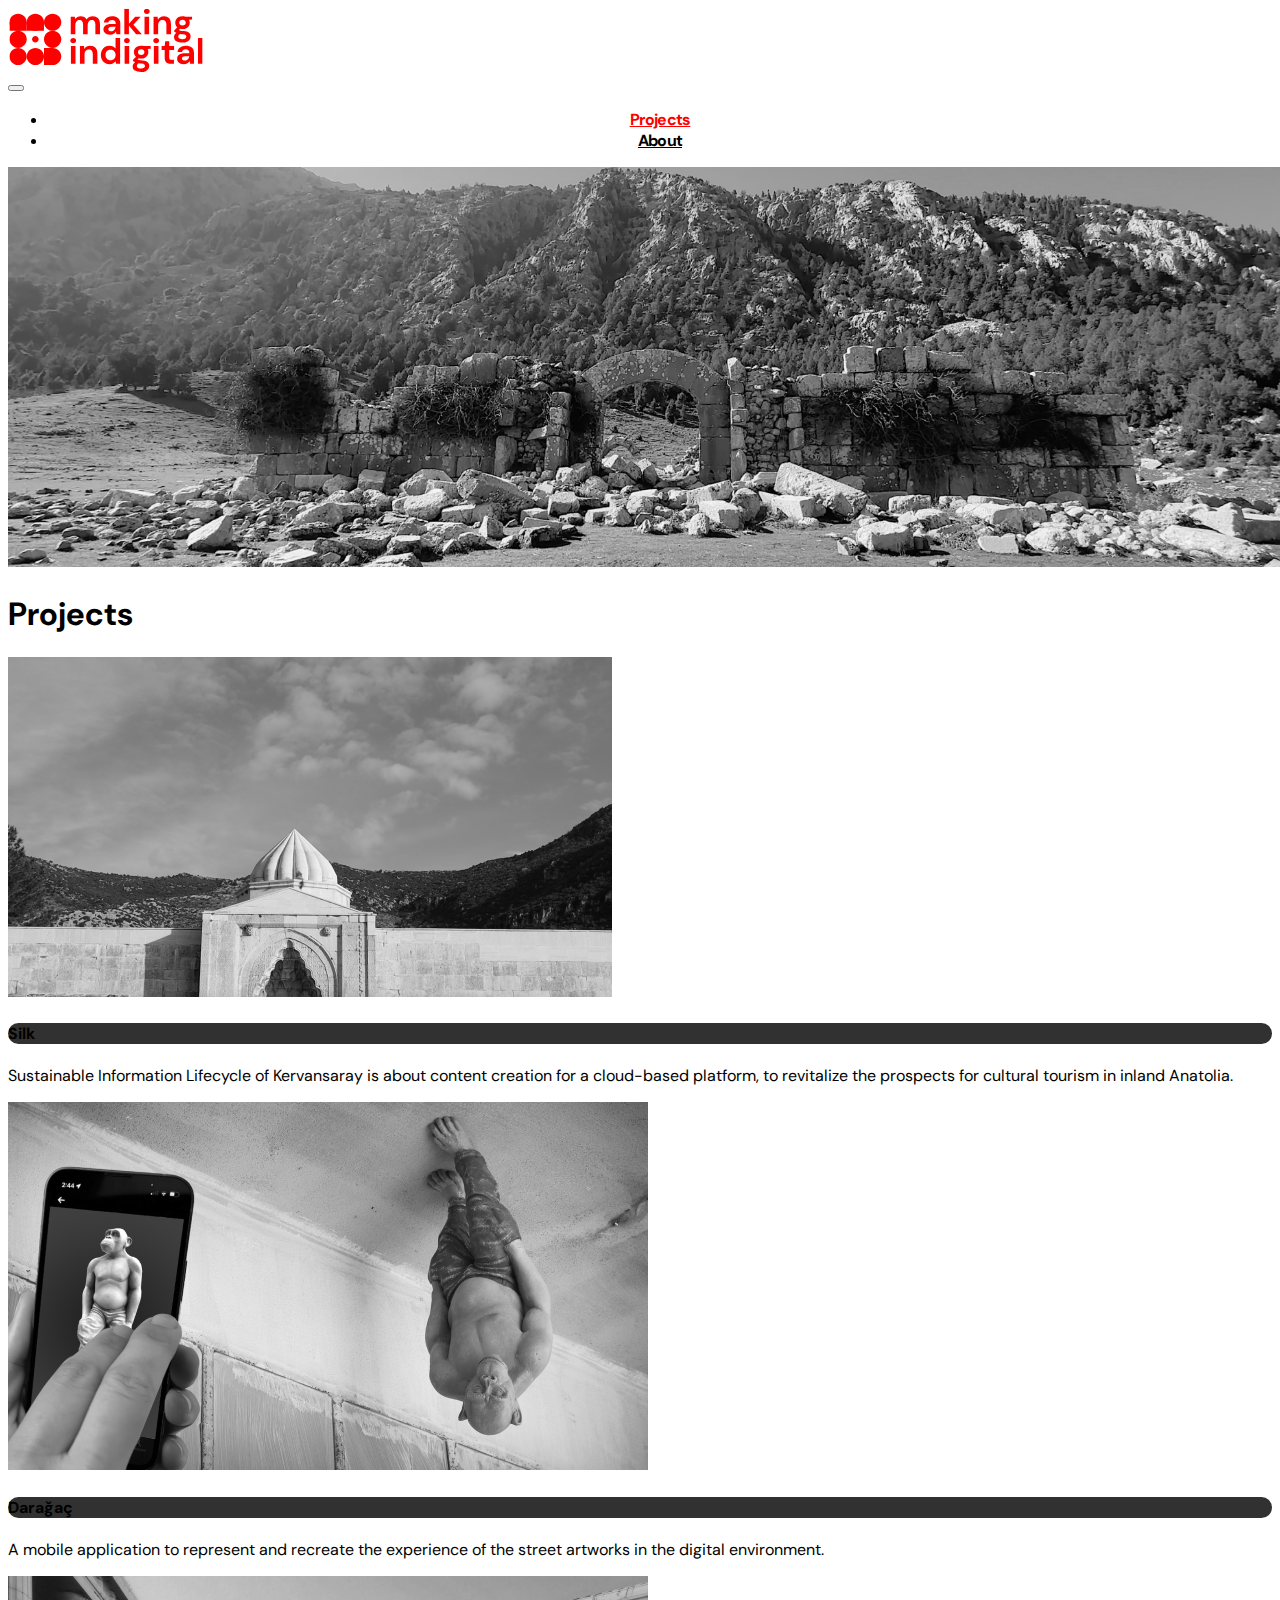
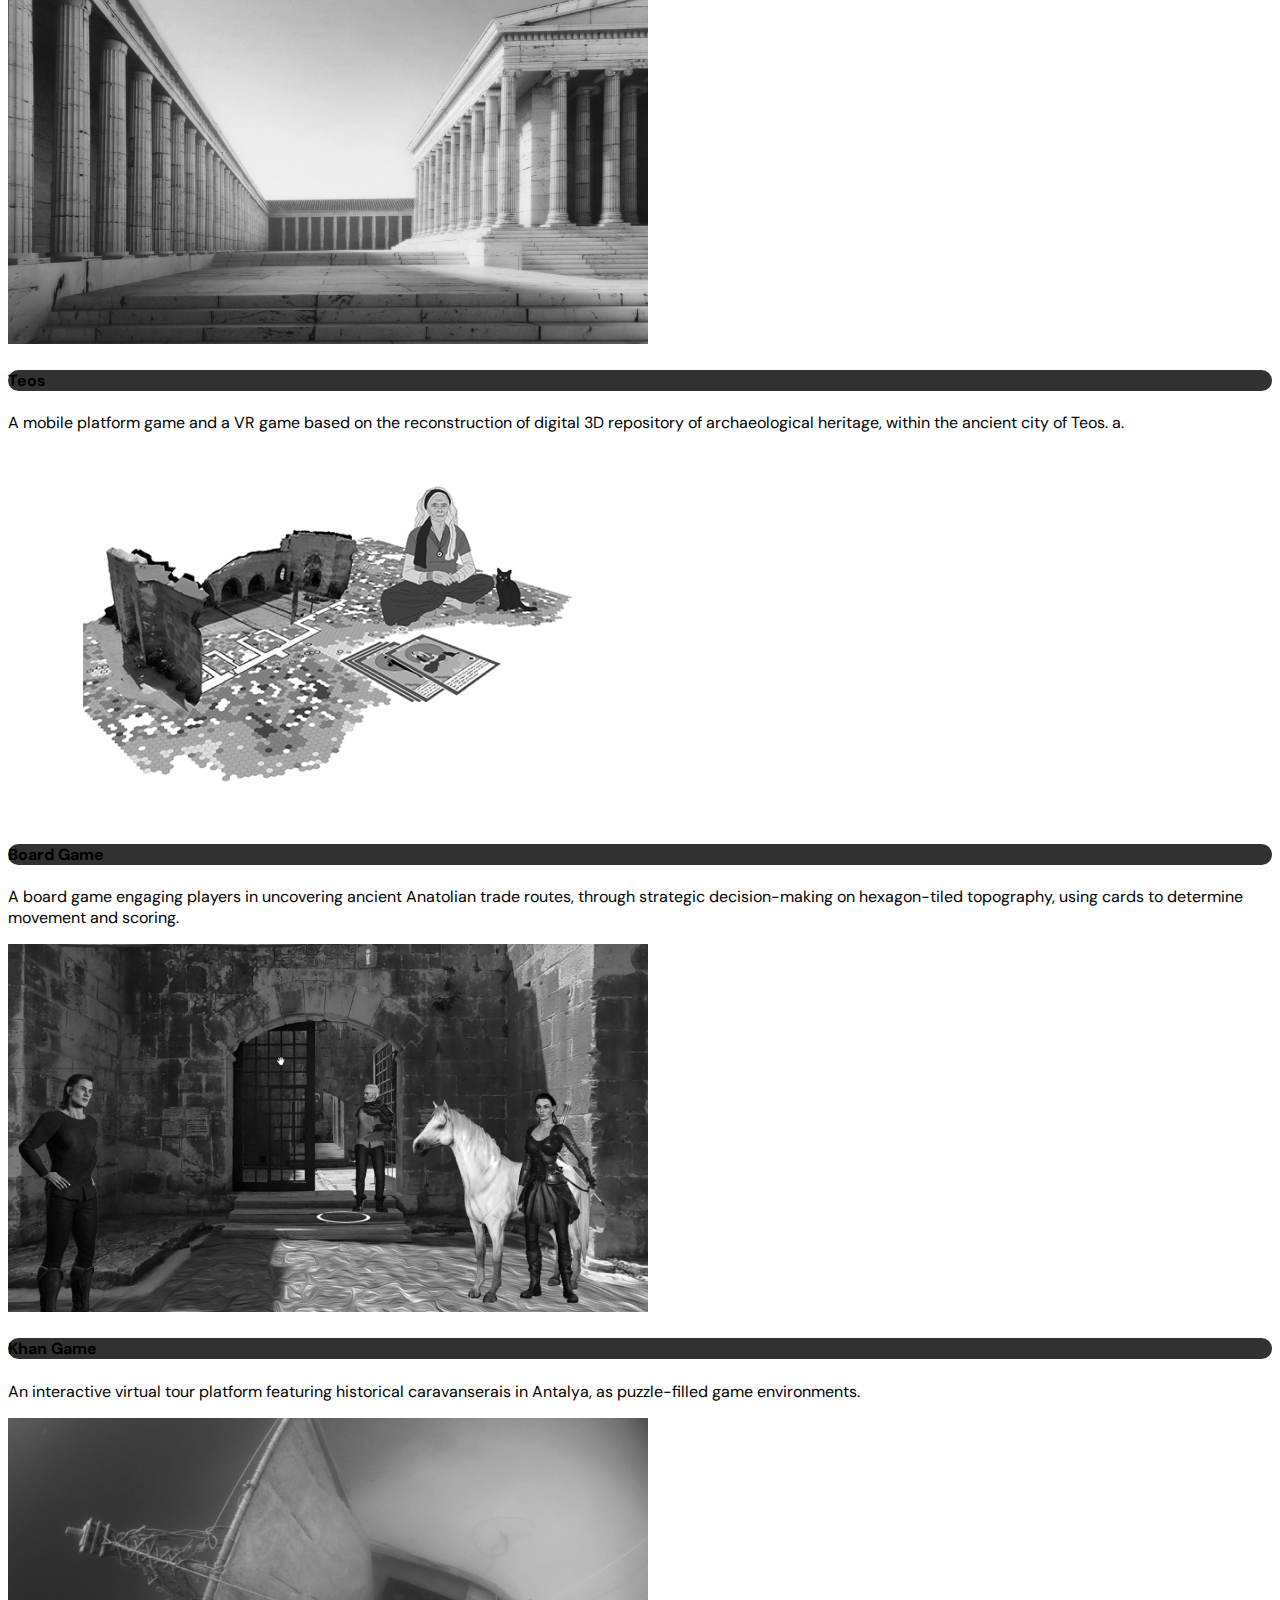
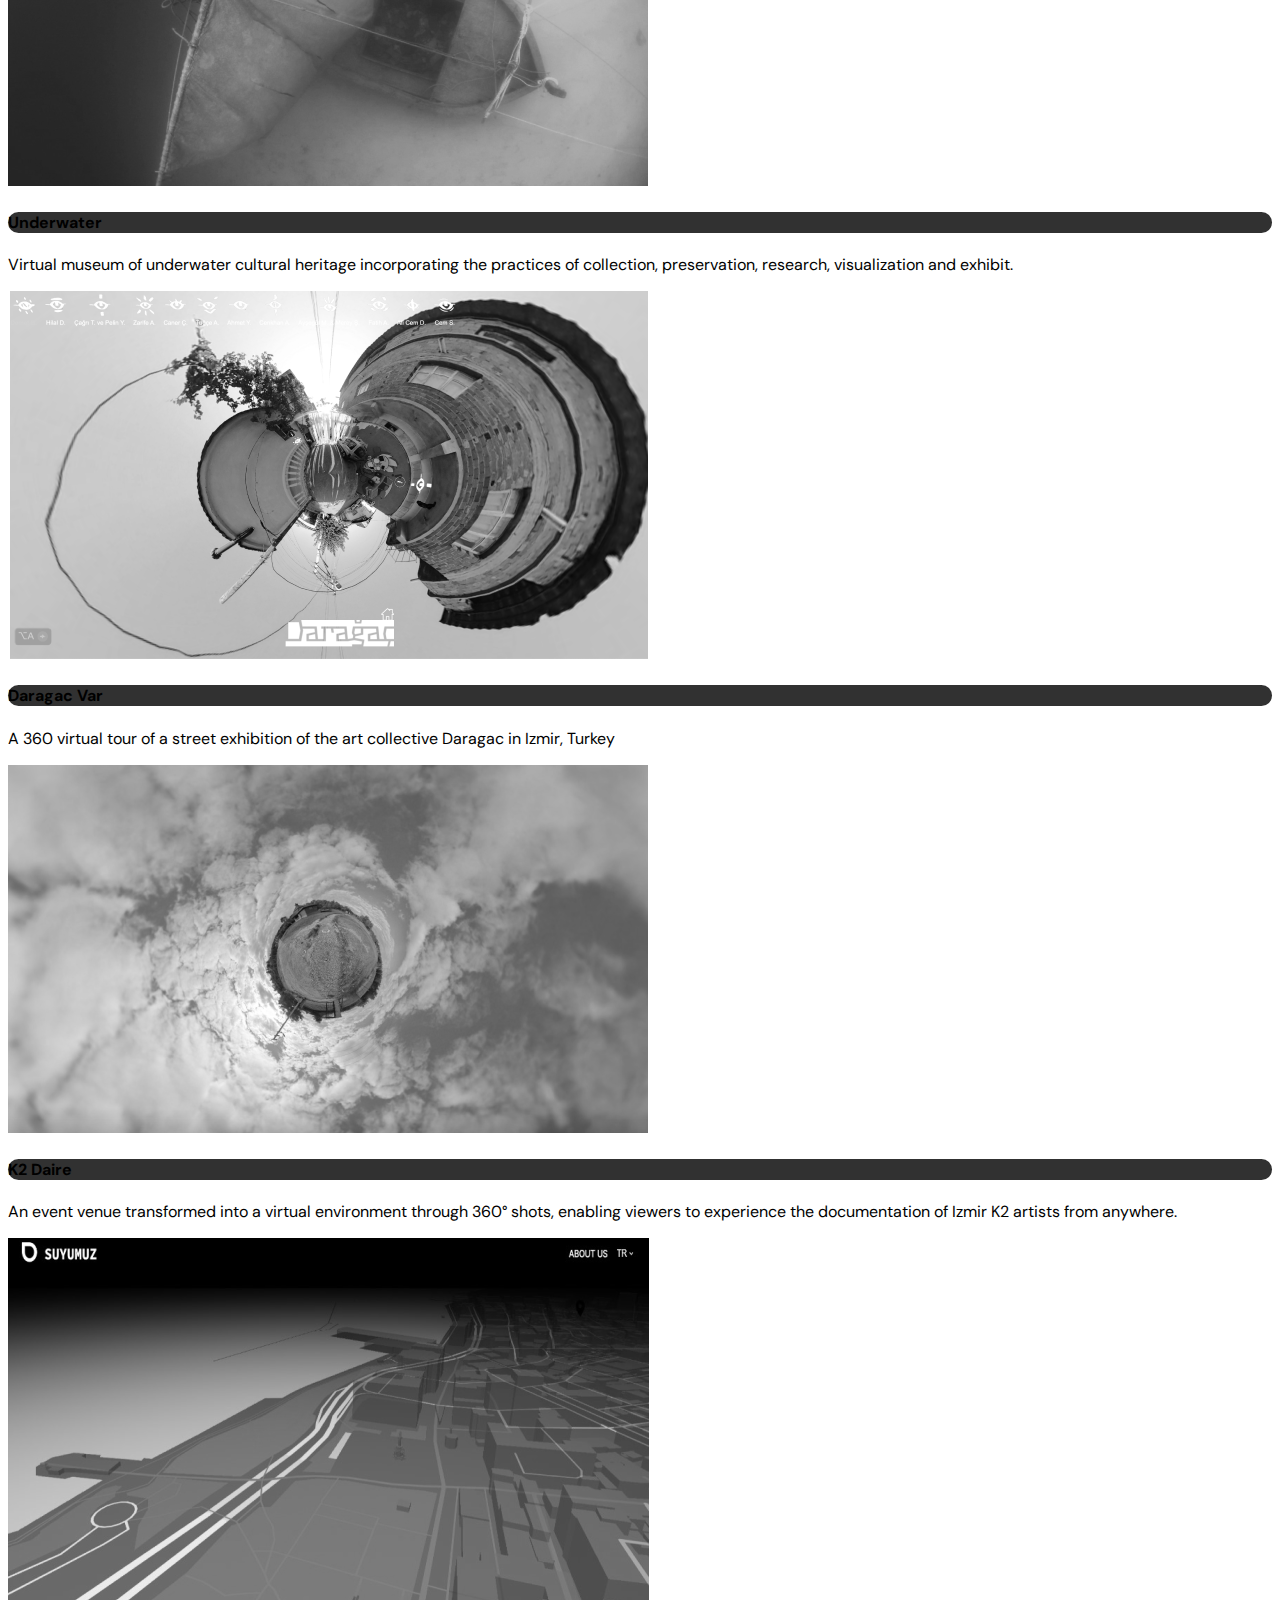
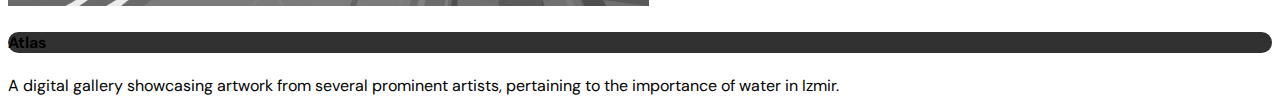
<file: index.html>
<!DOCTYPE html>
<html lang="en">
  <head>
    <meta charset="UTF-8" />
    <link rel="icon" href="../map/assets/img/icons/silk_favicon.ico" type="image/x-icon">

    <meta name="viewport" content="width=device-width, initial-scale=1.0" />
    <title>Makingindigital</title>
    <link
      href="https://cdn.jsdelivr.net/npm/bootstrap@5.3.1/dist/css/bootstrap.min.css"
      rel="stylesheet"
      integrity="sha384-4bw+/aepP/YC94hEpVNVgiZdgIC5+VKNBQNGCHeKRQN+PtmoHDEXuppvnDJzQIu9"
      crossorigin="anonymous"
    />
    
       <link rel="preconnect" href="https://fonts.googleapis.com" />
    <link rel="preconnect" href="https://fonts.gstatic.com" crossorigin />
    <link
      href="https://fonts.googleapis.com/css2?family=DM+Sans:wght@400;500;700&display=swap"
      rel="stylesheet"
    />

    <style>
      
      body {
        font-family: "DM Sans", sans-serif;
      }

      /* Tüm tarayıcılarda */
body::-webkit-scrollbar {
  display: none;
}

/* Sadece WebKit tabanlı tarayıcılarda */
*::-webkit-scrollbar {
  display: none;
}

      /* HEADER */
      .nav-link:link,
      .nav-link:visited {
        color: black;
        font-weight: bold;
        font-size: 1rem;
        letter-spacing: -0.05em;
        transition: all 0.3s;
      }
      /* Hover and active state for links */
      .nav-link:hover,
      .nav-link:active {
        transform: scale(1.04);
        transition: all 0.5s ease-out;
        cursor: pointer;
        color: https://daragac.com/wp-content/uploads/tour/index.htmff0000 !important;
      }
      .overflow-hidden {
        overflow: hidden; /* Taşan kısımları gizle */
      }


      .links:link {
        color: black;
     
      
        text-decoration: none; /* Altı çizgiyi kaldır */
            
      }
     
     

      .links:hover,
      .links:active {
        box-shadow: 0px 4px 8px rgba(0, 0, 0, 0.2);  
        transition: all 0.8s ease-out;
        cursor: pointer;  
        color: #ff0000 !important;
      }

      .links:hover img,
      .links:active img {
        display: block;
        box-shadow: 0px 4px 8px rgba(0, 0, 0, 0.2);  
        transform: scale(1.04);  
        cursor: pointer;  
        transition: all 0.8s ease-in;
      }


      .logo {
        height: 4.2rem;
      }

      .navbar-nav {
        text-align: center;
        /* padding-top: 60px;
      font-size: 40px; */
      }

      .navbar-toggle {
        float: none;
        margin-right: 0;
      }

      .logo-container {
        display: flex;
        align-items: center;
      }

      .logo-img {
        max-width: 240px; /* Küçülen logo boyutu */
      }

      @media (max-width: 576px) {
        .logo-img {
          max-width: 150px; /* Küçülen logo boyutu */
        }
      }

      /* MAIN */

      .text-team {
        color: #000000;
        font-weight: 400;
      }

      .square-outer {
        width: 8vw;
        height: 8vw;
        background-color: #1f1f1f;
      }
      .square-inner {
        position: absolute;
        bottom: -4vw;
        left: 4vw;

        width: 8vw;
        height: 8vw;
        background-color: #e7e7e7;
      }

      @media (max-width: 780px) {
        .body {
        }
        #navbarNav {
        }
      }
    </style>
  </head>
  <body>
      
         
    <header class="header">
         

      <nav class="navbar navbar-expand-lg p-0 pt-3 p-sm-3  ">
        <div class="container-fluid">
          <div class="logo-container">
                 <img src="icon/logo.svg" alt="Making Indigital logo" class="img-fluid " style="height:4rem" />
          
          </div>

          <button
            class="navbar-toggler"
            type="button"
            data-bs-toggle="collapse"
            data-bs-target="#navbarNav"
            aria-controls="navbarNav"
            aria-expanded="false"
            aria-label="Toggle navigation"
          >
            <span class="navbar-toggler-icon"></span>
          </button>
          <div
            class="collapse navbar-collapse justify-content-end"
            id="navbarNav"
          >
            <ul class="navbar-nav">
              <li class="nav-item">
                <a class="nav-link" href="https://makingindigital.com/" style="color: #ff0000;">Projects</a>
              </li>
              <li class="nav-item">
                <a class="nav-link" href="about-us.html"  
                  ><span style="padding-bottom: 0px;">About</span></a
                >
              </li>
               
            </ul>
          </div>
        </div>
      </nav>
    </header>
    <main>
      <div class="container-fluid m-0 p-0">
          
        <div class="col-sm-12 p-0 m-0">
            <div class="row">
                  <img
                      src="img/wallpaper.png"
                      alt=""
                      class="img-fluid"
                      style= "max-height:25rem"
                    />
       
            </div>
            
            <div class="row p-5 d-flex  justify-content-around ">
              <div class="col-sm-12 col-md-1 me-md-3">
                <h1>Projects </h1>
              </div>
              <div class="ol-sm-12  col-md-10 ps-md-5 ">
              </div>
            </div>
            
            
            
            <div class="row px-4 pb-5">
                            
                <div class="col-12 col-sm-6 col-md-4 m-0 p-0 px-3 pb-5">

               
                    <div class="card border-0 rounded-0">
                      <a href="http://makingindigital.com/silk/" class="border border-5 border-dark links overflow-hidden " style="border-radius: 30px;">
                      <img src="img/silk.png" class="img-fluid w-100" alt="...">
                     </a>
                
                      
                      <div class="card-body p-0 pt-3">


                        
                           
                         
                           <div class="px-4 py-2 mb-3" style="background-color: #313131;border-radius: 15px;">
                        

                        <a href="http://makingindigital.com/silk/" class="links ">
                         <h4 class="text-white m-0">Silk</h4>
                        </a>
                   </div>
                     
                        <p class="card-text  m-0">Sustainable Information Lifecycle of Kervansaray is  about content creation for a cloud-based platform, to revitalize the prospects for cultural tourism in inland Anatolia.</p>
                      </div>
                     </div>
              
                   
                </div> 
                
                <div class="col-12 col-sm-6 col-md-4 m-0 p-0 px-3 pb-5">
                    <div class="card border-0 rounded-0"> 
                       <a href="http://digitaldaragac.ieu.edu.tr/" class="border border-5 border-dark links overflow-hidden " style="border-radius: 30px;">
                          
                          <img src="img/daragac.png" class="img-fluid w-100" alt="...">
                        </a>
                   
                
                      <div class="card-body p-0 pt-3">

                       <div class="px-4 py-2 mb-3" style="background-color: #313131;border-radius: 15px;">
                        
                        <a href="http://digitaldaragac.ieu.edu.tr/" class="links ">
                         <h4 class="text-white m-0">Darağaç</h4>
                        </a>
                         </div>
                        <p class="card-text  m-0">A mobile application to represent and recreate the experience of the street artworks in the digital environment.</p>
                      </div>
                     </div>
                </div> 
                
                <div class="col-12 col-sm-6 col-md-4 m-0 p-0 px-3 pb-5 overflow-hidden ">
                    <div class="card border-0 rounded-0">

                      <a href="http://makingindigital.com/teos/" class="border border-5 border-dark links overflow-hidden " style="border-radius: 30px;">
                      <img src="img/teos.png" class="img-fluid  w-100" alt="...">
                      </a>
                  
                      <div class="card-body p-0 pt-3">
                          
                   <div class="px-4 py-2 mb-3" style="background-color: #313131;border-radius: 15px;">
                         
                        <a href="http://makingindigital.com/teos/" class="links ">
                         <h4 class="text-white m-0">Teos</h4>
                        </a>
                        
                     </div> 
                        <p class="card-text  m-0">A mobile platform game and a VR game based on the reconstruction of digital 3D repository of archaeological heritage, within the ancient city of Teos. a.</p>
                      </div>
                     </div>
                </div> 
                
                
                
                
                
                            
                <div class="col-12 col-sm-6 col-md-4 m-0 p-0 px-3 pb-5">
                    <div class="card border-0 rounded-0">
                      <a href="http://designheritage.mit.edu/_dh_debug/site_xiaoyun/DESIGN_HERITAGE/index.php?dbase=dh_rv"  class="border border-5 border-dark links overflow-hidden " style="border-radius: 30px;">
                      <img src="img/board-game.png" class="img-fluid w-100" alt="...">
                    </a>
                     
                      <div class="card-body p-0 pt-3"> 

                     <div class="px-4 py-2 mb-3" style="background-color: #313131;border-radius: 15px;">
                        <a href="http://designheritage.mit.edu/_dh_debug/site_xiaoyun/DESIGN_HERITAGE/index.php?dbase=dh_rv" class="links overflow-hidden ">
                         <h4 class="text-white m-0">Board Game</h4>
                        </a>
                             </div>
                        <p class="card-text  m-0">A board game engaging players in uncovering ancient Anatolian trade routes, through strategic decision-making on hexagon-tiled topography, using cards to determine movement and scoring.</p>
                      </div>
                     </div>
                </div> 
                
                <div class="col-12 col-sm-6 col-md-4 m-0 p-0 px-3 pb-5">
                    <div class="card border-0 rounded-0">
                      <a href="http://makingindigital.com/khangame" class="border border-5 border-dark links overflow-hidden " style="border-radius: 30px;">
                      <img src="img/khan-game.png" class="img-fluid w-100" alt="...">
                    </a>
                     
                      <div class="card-body p-0 pt-3">
                         <div class="px-4 py-2 mb-3" style="background-color: #313131;border-radius: 15px;">
                        <a href="http://makingindigital.com/khangame" class="links ">
                   
                         <h4 class="text-white m-0">Khan Game</h4>
                        </a>
                         </div>
                        <p class="card-text  m-0">An interactive virtual tour platform featuring historical caravanserais in Antalya, as puzzle-filled game environments.</p>
                      </div>
                     </div>
                </div> 
                
                <div class="col-12 col-sm-6 col-md-4 m-0 p-0 px-3 pb-5">
                    <div class="card border-0 rounded-0">
                      <a href="https://youtu.be/-xzYVUmpdF0?si=gaYBUckKtjCozsTL" class="border border-5 border-dark links overflow-hidden " style="border-radius: 30px;">
                      <img src="img/underwater.png" class="img-fluid w-100" alt="...">
                      </a>
                     
                      <div class="card-body p-0 pt-3"> 
                         <div class="px-4 py-2 mb-3" style="background-color: #313131;border-radius: 15px;">
                        <a href="https://youtu.be/-xzYVUmpdF0?si=gaYBUckKtjCozsTL" class="links">
                         <h4 class="text-white m-0">Underwater</h4>
                        </a>
                      </div>
                        <p class="card-text  m-0">Virtual museum of underwater cultural heritage  incorporating the practices of collection, preservation, research, visualization and exhibit.</p>
                      </div>
                     </div>
                </div> 
                 
                
                            
                <div class="col-12 col-sm-6 col-md-4 m-0 p-0 px-3">
                    <div class="card border-0 rounded-0">
                      <a href="https://daragac.com/wp-content/uploads/tour/index.htm"  class="border border-5 border-dark links overflow-hidden " style="border-radius: 30px;">
                      <img src="img/daragac-var.png" class="img-fluid w-100" alt="...">
                    </a>
                      <div class="card-body  p-0 pt-3">

                           
                        <div class="px-4 py-2 mb-3" style="background-color: #313131;border-radius: 15px;">
                        <a href="https://daragac.com/wp-content/uploads/tour/index.htm" class="links">
                         <h4 class="text-white m-0">Daragac Var</h4>
                        </a>
                         </div>
                        <p class="card-text  m-0">A 360 virtual tour of a street exhibition of the  art collective Daragac in Izmir, Turkey</p>
                      </div>
                     </div>
                </div> 
                
                <div class="col-12 col-sm-6 col-md-4 m-0 p-0 px-3">
                    <div class="card border-0 rounded-0">
                      <a href="https://daire.org.tr/K2_Tour/" class="border border-5 border-dark links overflow-hidden " style="border-radius: 30px;">
                      <img src="img/k2-daire.png" class="img-fluid w-100" alt="...">
                    </a>
                      <div class="card-body p-0 pt-3">
                         
                  <div class="px-4 py-2 mb-3" style="background-color: #313131;border-radius: 15px;">
                        <a href="https://daire.org.tr/K2_Tour/" class="links overflow-hidden ">
                         <h4 class="text-white m-0">K2 Daire</h4>
                        </a>
                      </div>    
                        <p class="card-text  m-0">An event venue transformed into a virtual  environment through 360° shots, enabling viewers to experience the documentation of Izmir K2 artists from anywhere.</p>
                      </div>
                     </div>
                </div> 
                
                <div class="col-12 col-sm-6 col-md-4 m-0 p-0 px-3">
                    <div class="card rounded-0  border-0">
                      <a href="https://medliq.art/izmir-water" class="border border-5 border-dark links overflow-hidden " style="border-radius: 30px;">
                      <img src="img/atlas.png" class="img-fluid w-100" alt="...">
                    </a>
                      <div class="card-body  p-0 pt-3">
                        
                 <div class="px-4 py-2 mb-3" style="background-color: #313131;border-radius: 15px;">
                        <a href="https://medliq.art/izmir-water" class="links">
                         <h4 class="text-white m-0">Atlas</h4>
                        </a>
                   </div>
                        <p class="card-text  m-0">A digital gallery showcasing artwork from several prominent artists, pertaining to the importance of water in Izmir.</p>
                      </div>
                     </div>
                </div> 
                
                
 
            </div>
            
            
            
        </div>
      
    </main>

    <!-- Bootstrap JS ve Popper.js -->
    <script src="https://cdn.jsdelivr.net/npm/bootstrap@5.3.0/dist/js/bootstrap.bundle.min.js"></script>
  </body>
</html>
</file>
